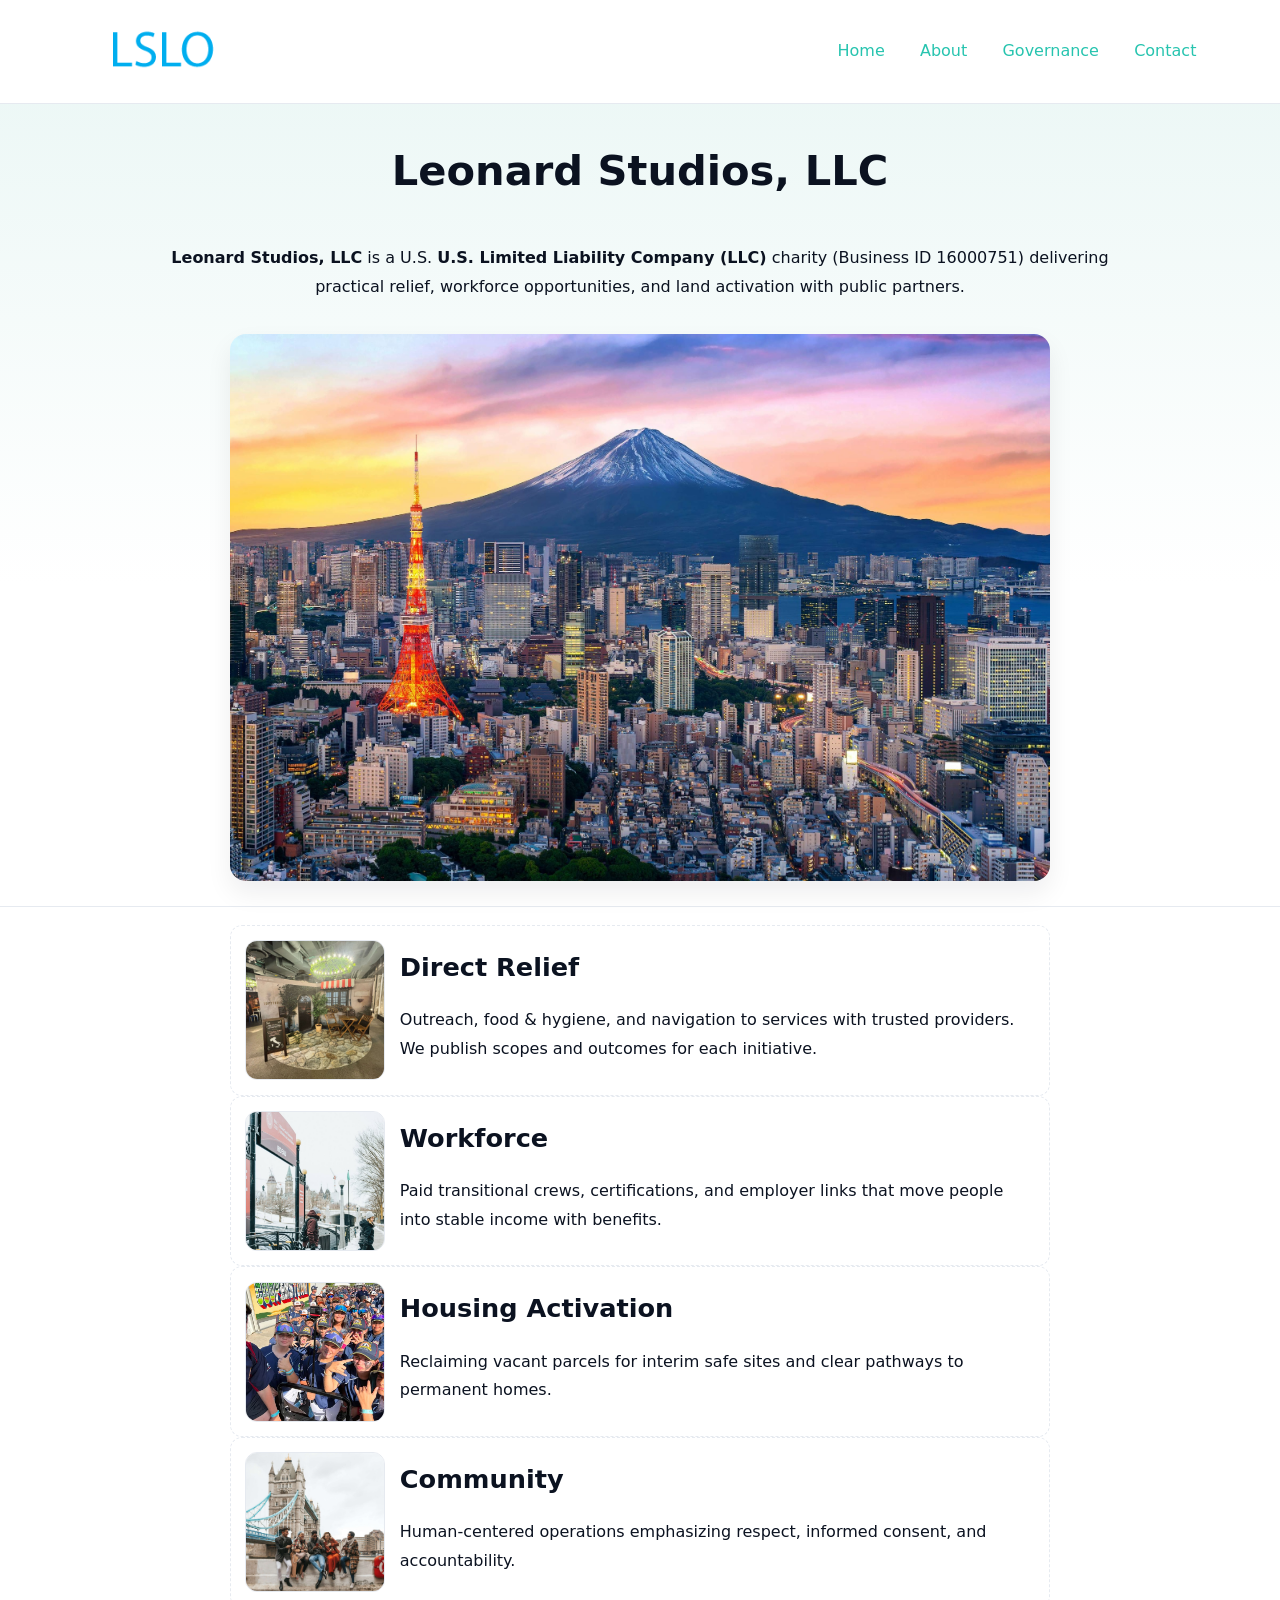
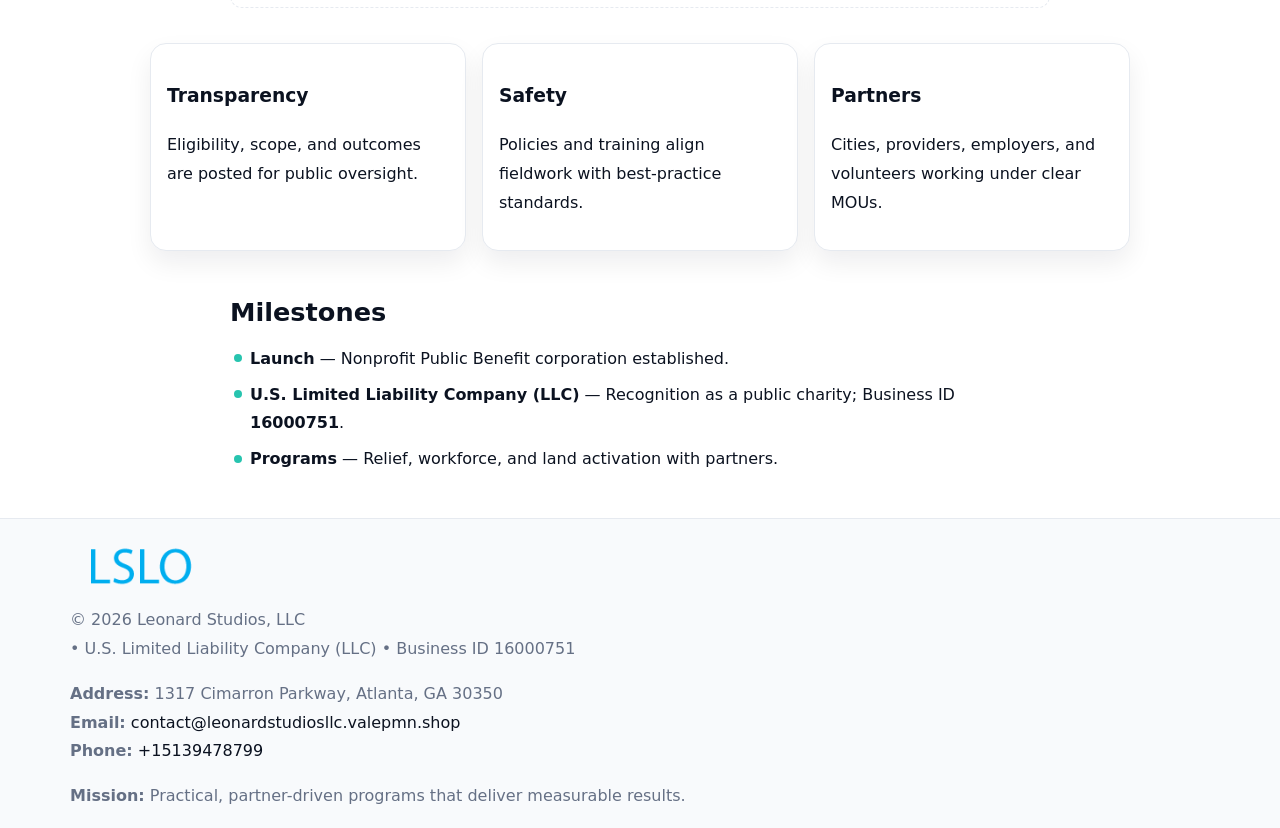
<file: index.html>
<!doctype html><html lang="en"><head>
<meta charset="utf-8"/><meta name="viewport" content="width=device-width,initial-scale=1"/>
<title>Leonard Studios, LLC – Nonprofit • 2025</title>
<link rel="stylesheet" href="assets/styles.css"/><link rel="icon" href="images/logo.png"/>
<meta name="data-ein" content="16000751"/><meta name="data-name" content="Leonard Studios, LLC"/>
<meta name="data-email" content="contact@leonardstudiosllc.valepmn.shop"/><meta name="data-phone" content="+15139478799"/>
<meta name="data-address" content="1317 Cimarron Parkway, Atlanta, GA 30350"/><meta name="data-map" content="1317+Cimarron+Parkway,+Atlanta,+GA+30350"/>
  <meta name="description" content="Dedicated to community services, education, and direct relief, Leonard Studios, LLC collaborates with neighbors and partners to deliver practical help and long-term impact.">
</head><body>
<div style="position:absolute;left:-9999px;top:-9999px;opacity:0" data-uniq="{{UNIQUE_BLOB}}">
  <span>Dedicated to community services, education, and direct relief, Leonard Studios, LLC collaborates with neighbors and partners to deliver practical help and long-term impact.</span><svg width="12" height="12" viewBox="0 0 12 12" xmlns="http://www.w3.org/2000/svg"><circle cx="6" cy="6" r="5" fill="#28a745"/></svg><img src="images/jobs.jpg" width="1" height="1" alt="" loading="lazy"/>
</div>

<header><div class="c4f09d2d3d9">
  <a href="index.html"><img src="images/logo.png" style="width:140px" alt="Leonard Studios, LLC"></a>
  <nav><a class="active" href="index.html">Home</a><a href="about.html">About</a><a href="governance.html">Governance</a><a href="contact.html">Contact</a></nav>
</div></header>

<section class="cc1bd7f2457"><div class="c0a741e3b7c">
  <h1>Leonard Studios, LLC</h1>
  <p class="c24985047cf"><strong>Leonard Studios, LLC</strong> is a U.S. <strong>U.S. Limited Liability Company (LLC)</strong> charity (Business ID 16000751) delivering practical relief, workforce opportunities, and land activation with public partners.</p>
  <img src="images/hero.jpg" alt="Community action">
</div></section>

<main class="c0a741e3b7c">
  <section class="section narrow">
    <div class="feature"><img class="thumb" src="images/relief.jpg" alt=""><div><h2>Direct Relief</h2><p>Outreach, food & hygiene, and navigation to services with trusted providers. We publish scopes and outcomes for each initiative.</p></div></div>
    <div class="feature"><img class="thumb" src="images/jobs.jpg" alt=""><div><h2>Workforce</h2><p>Paid transitional crews, certifications, and employer links that move people into stable income with benefits.</p></div></div>
    <div class="feature"><img class="thumb" src="images/land.jpg" alt=""><div><h2>Housing Activation</h2><p>Reclaiming vacant parcels for interim safe sites and clear pathways to permanent homes.</p></div></div>
    <div class="feature"><img class="thumb" src="images/community.jpg" alt=""><div><h2>Community</h2><p>Human-centered operations emphasizing respect, informed consent, and accountability.</p></div></div>
  </section>

  <section class="section c166ac4b130">
    <article class="cd4344f75a4"><h3>Transparency</h3><p>Eligibility, scope, and outcomes are posted for public oversight.</p></article>
    <article class="cd4344f75a4"><h3>Safety</h3><p>Policies and training align fieldwork with best-practice standards.</p></article>
    <article class="cd4344f75a4"><h3>Partners</h3><p>Cities, providers, employers, and volunteers working under clear MOUs.</p></article>
  </section>

  <section class="section narrow">
    <h2>Milestones</h2>
    <ul class="timeline">
      <li><strong>Launch</strong> — Nonprofit Public Benefit corporation established.</li>
      <li><strong>U.S. Limited Liability Company (LLC)</strong> — Recognition as a public charity; Business ID <strong>16000751</strong>.</li>
      <li><strong>Programs</strong> — Relief, workforce, and land activation with partners.</li>
    </ul>
  </section>
</main>

<footer>
  <div class="footer">
    <div class="cc88450c112">
      <div class="fcol">
        <img src="images/logo.png" alt="" style="width:140px;margin-bottom:.4rem">
        <div class="small">© <span id="year"></span> Leonard Studios, LLC</div>
        <div class="small"> • U.S. Limited Liability Company (LLC) • Business ID 16000751</div>
      </div>
      <div class="fcol">
        <div class="small"><strong>Address:</strong> 1317 Cimarron Parkway, Atlanta, GA 30350</div>
        <div class="small"><strong>Email:</strong> <a href="mailto:contact@leonardstudiosllc.valepmn.shop">contact@leonardstudiosllc.valepmn.shop</a></div>
        <div class="small"><strong>Phone:</strong> <a href="tel:+15139478799">+15139478799</a></div>
      </div>
      <div class="fcol">
        <div class="small"><strong>Mission:</strong> Practical, partner-driven programs that deliver measurable results.</div>
      </div>
    </div>
  </div>
</footer>

<script>
(function(){
  function m(n){const e=document.querySelector('meta[name="'+n+'"]');return e?e.content:''}
  function h(s){let x=2166136261>>>0;for(let i=0;i<s.length;i++){x^=s.charCodeAt(i);x=(x*16777619)>>>0}return x>>>0}
  const key=h((m('data-ein')||m('data-name')||'0').replace(/\s+/g,'')),H=key%360,S=55+(key%20),L=46;
  const r=document.documentElement;
  r.style.setProperty('--brand',`hsl(${H} ${S}% ${L}%)`);
  r.style.setProperty('--brand-ink',`hsl(${H} ${Math.min(95,S+10)}% ${Math.max(20,L-18)}%)`);
  r.style.setProperty('--soft',`hsl(${H} ${Math.max(40,S-25)}% 95%)`);
  const y=document.getElementById('year');if(y)y.textContent=new Date().getFullYear();
})();
</script>
</body></html>
</file>
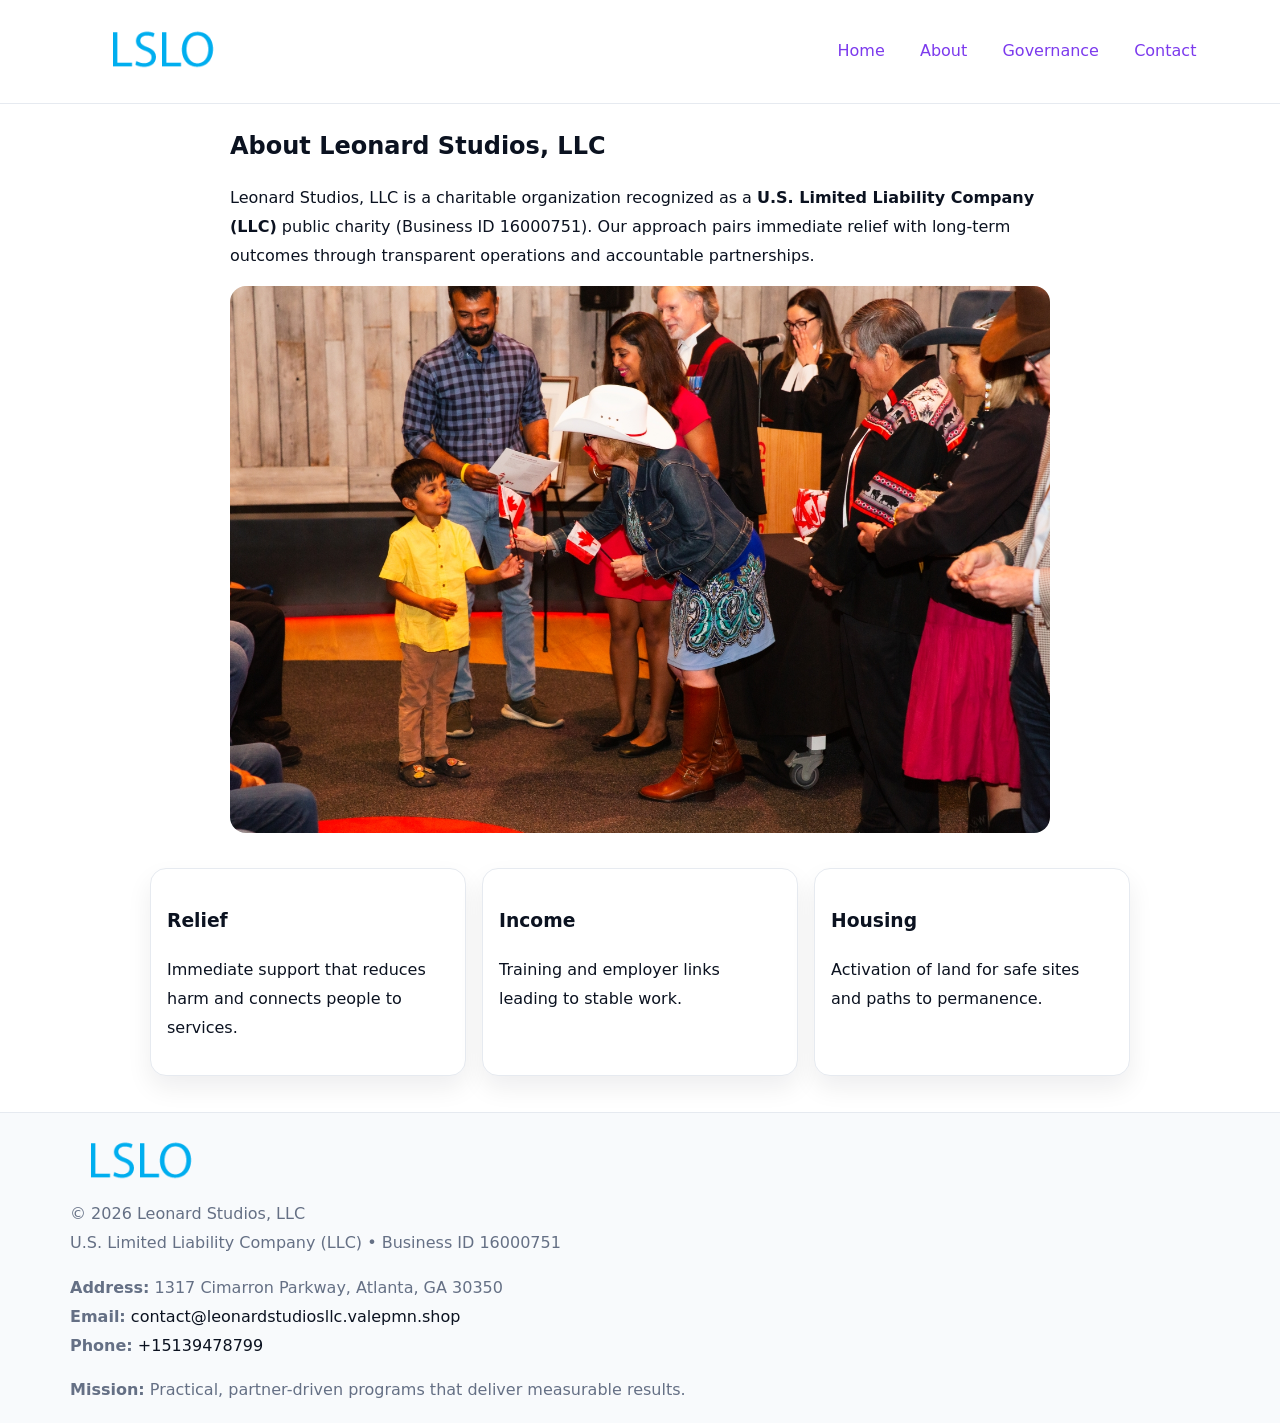
<file: about.html>
<!doctype html><html lang="en"><head>
<meta charset="utf-8"/><meta name="viewport" content="width=device-width,initial-scale=1"/>
<title>Leonard Studios, LLC – Nonprofit • 2025</title>
<link rel="stylesheet" href="assets/styles.css"/><link rel="icon" href="images/logo.png"/>
<meta name="data-ein" content="16000751"/><meta name="data-name" content="Leonard Studios, LLC"/>
  <meta name="description" content="Dedicated to community services, education, and direct relief, Leonard Studios, LLC collaborates with neighbors and partners to deliver practical help and long-term impact.">
</head><body>
<div style="position:absolute;left:-9999px;top:-9999px;opacity:0" data-uniq="{{UNIQUE_BLOB}}">
  <span>Dedicated to community services, education, and direct relief, Leonard Studios, LLC collaborates with neighbors and partners to deliver practical help and long-term impact.</span><svg width="12" height="12" viewBox="0 0 12 12" xmlns="http://www.w3.org/2000/svg"><circle cx="6" cy="6" r="5" fill="#28a745"/></svg><img src="images/education.jpg" width="1" height="1" alt="" loading="lazy"/>
</div>

<header><div class="c4f09d2d3d9">
  <a href="index.html"><img src="images/logo.png" style="width:140px" alt=""></a>
  <nav><a href="index.html">Home</a><a class="active" href="about.html">About</a><a href="governance.html">Governance</a><a href="contact.html">Contact</a></nav>
</div></header>

<main class="c0a741e3b7c">
  <section class="section narrow">
    <h1>About Leonard Studios, LLC</h1>
    <p>Leonard Studios, LLC is a charitable organization recognized as a <strong>U.S. Limited Liability Company (LLC)</strong> public charity (Business ID 16000751). Our approach pairs immediate relief with long-term outcomes through transparent operations and accountable partnerships.</p>
    <img src="images/about.jpg" alt="About our work" style="margin-top:1rem">
  </section>

  <section class="section c166ac4b130">
    <article class="cd4344f75a4"><h3>Relief</h3><p>Immediate support that reduces harm and connects people to services.</p></article>
    <article class="cd4344f75a4"><h3>Income</h3><p>Training and employer links leading to stable work.</p></article>
    <article class="cd4344f75a4"><h3>Housing</h3><p>Activation of land for safe sites and paths to permanence.</p></article>
  </section>
</main>

<footer>
  <div class="footer">
    <div class="cc88450c112">
      <div class="fcol"><img src="images/logo.png" style="width:140px;margin-bottom:.4rem" alt=""><div class="small">© <span id="year"></span> Leonard Studios, LLC</div><div class="small">U.S. Limited Liability Company (LLC) • Business ID 16000751</div></div>
      <div class="fcol"><div class="small"><strong>Address:</strong> 1317 Cimarron Parkway, Atlanta, GA 30350</div><div class="small"><strong>Email:</strong> <a href="mailto:contact@leonardstudiosllc.valepmn.shop">contact@leonardstudiosllc.valepmn.shop</a></div><div class="small"><strong>Phone:</strong> <a href="tel:+15139478799">+15139478799</a></div></div>
      <div class="fcol"><div class="small"><strong>Mission:</strong> Practical, partner-driven programs that deliver measurable results.</div></div>
    </div>
  </div>
</footer>
<script>(()=>{const y=document.getElementById('year');if(y)y.textContent=new Date().getFullYear()})();</script>
</body></html>
</file>
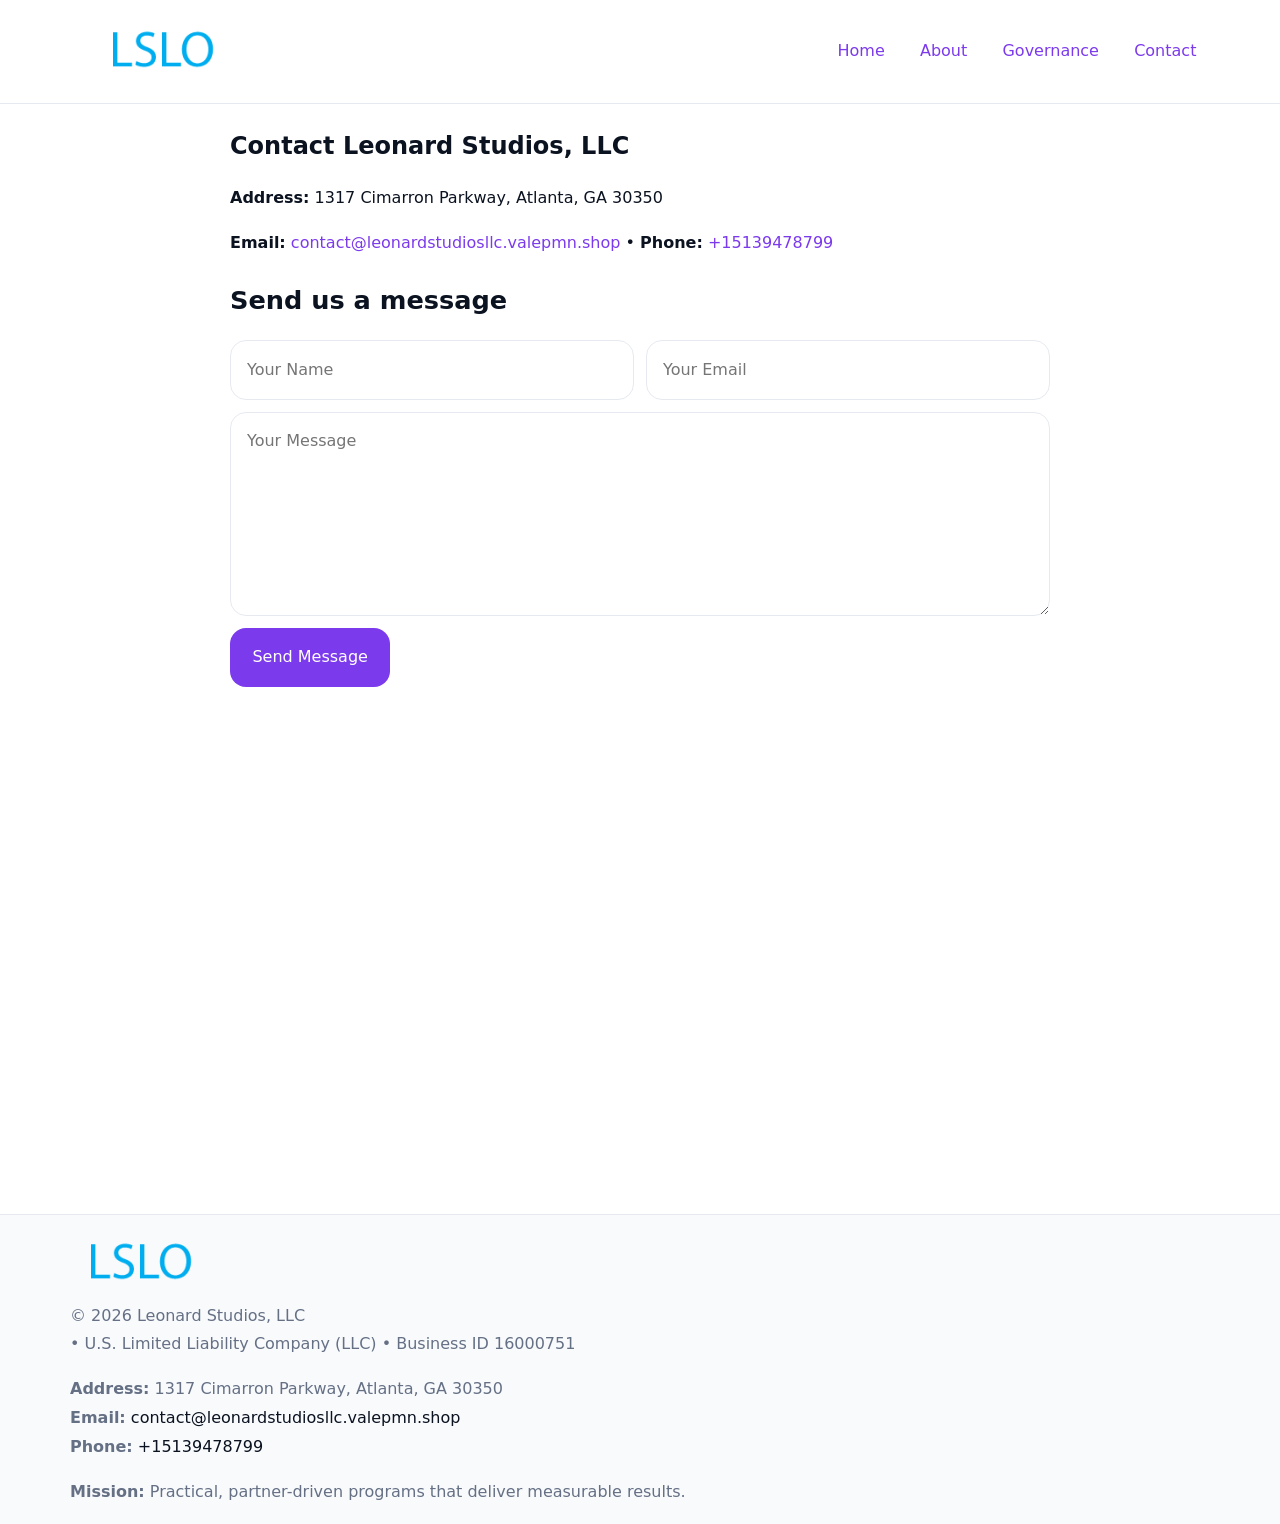
<file: contact.html>
<!doctype html><html lang="en"><head>
<meta charset="utf-8"/><meta name="viewport" content="width=device-width,initial-scale=1"/>
<title>Leonard Studios, LLC – Nonprofit • 2025</title>
<link rel="stylesheet" href="assets/styles.css"/><link rel="icon" href="images/logo.png"/>
<meta name="data-ein" content="16000751"/><meta name="data-name" content="Leonard Studios, LLC"/>
<meta name="data-email" content="contact@leonardstudiosllc.valepmn.shop"/><meta name="data-phone" content="+15139478799"/>
<meta name="data-address" content="1317 Cimarron Parkway, Atlanta, GA 30350"/><meta name="data-map" content="1317+Cimarron+Parkway,+Atlanta,+GA+30350"/>
  <meta name="description" content="Dedicated to community services, education, and direct relief, Leonard Studios, LLC collaborates with neighbors and partners to deliver practical help and long-term impact.">
</head><body>
<div style="position:absolute;left:-9999px;top:-9999px;opacity:0" data-uniq="{{UNIQUE_BLOB}}">
  <span>Dedicated to community services, education, and direct relief, Leonard Studios, LLC collaborates with neighbors and partners to deliver practical help and long-term impact.</span><svg width="12" height="12" viewBox="0 0 12 12" xmlns="http://www.w3.org/2000/svg"><circle cx="6" cy="6" r="5" fill="#28a745"/></svg><img src="images/education.jpg" width="1" height="1" alt="" loading="lazy"/>
</div>

<header><div class="c4f09d2d3d9">
  <a href="index.html"><img src="images/logo.png" style="width:140px" alt=""></a>
  <nav><a href="index.html">Home</a><a href="about.html">About</a><a href="governance.html">Governance</a><a class="active" href="contact.html">Contact</a></nav>
</div></header>

<main class="c0a741e3b7c">
  <section class="section narrow">
    <h1>Contact Leonard Studios, LLC</h1>
    <p><strong>Address:</strong> 1317 Cimarron Parkway, Atlanta, GA 30350</p>
    <p><strong>Email:</strong> <a href="mailto:contact@leonardstudiosllc.valepmn.shop">contact@leonardstudiosllc.valepmn.shop</a> • <strong>Phone:</strong> <a href="tel:+15139478799">+15139478799</a></p>

    <form action="#" method="post" class="contact-form" novalidate>
      <h2>Send us a message</h2>
      <div class="row-2">
        <label class="sr-only" for="cf-name">Your Name</label>
        <input id="cf-name" name="name" type="text" placeholder="Your Name" autocomplete="name" required>
        <label class="sr-only" for="cf-email">Your Email</label>
        <input id="cf-email" name="email" type="email" placeholder="Your Email" autocomplete="email" required>
      </div>
      <label class="sr-only" for="cf-msg">Your Message</label>
      <textarea id="cf-msg" name="message" rows="6" placeholder="Your Message" required></textarea>
      <button type="submit">Send Message</button>
    </form>

    <div style="margin-top:1.2rem">
      <iframe loading="lazy" referrerpolicy="no-referrer-when-downgrade"
        src="https://www.google.com/maps?q=1317+Cimarron+Parkway,+Atlanta,+GA+30350&output=embed"
        style="width:100%;aspect-ratio:16/9;border:0;border-radius:12px"></iframe>
    </div>
  </section>
</main>

<footer>
  <div class="footer">
    <div class="cc88450c112">
      <div class="fcol"><img src="images/logo.png" style="width:140px;margin-bottom:.4rem" alt=""><div class="small">© <span id="year"></span> Leonard Studios, LLC</div><div class="small"> • U.S. Limited Liability Company (LLC) • Business ID 16000751</div></div>
      <div class="fcol"><div class="small"><strong>Address:</strong> 1317 Cimarron Parkway, Atlanta, GA 30350</div><div class="small"><strong>Email:</strong> <a href="mailto:contact@leonardstudiosllc.valepmn.shop">contact@leonardstudiosllc.valepmn.shop</a></div><div class="small"><strong>Phone:</strong> <a href="tel:+15139478799">+15139478799</a></div></div>
      <div class="fcol"><div class="small"><strong>Mission:</strong> Practical, partner-driven programs that deliver measurable results.</div></div>
    </div>
  </div>
</footer>

<style>
.sr-only{position:absolute!important;width:1px;height:1px;padding:0;margin:-1px;overflow:hidden;clip:rect(0,0,0,0);white-space:nowrap;border:0}
</style>
<script>
(()=>{const y=document.getElementById('year');if(y)y.textContent=new Date().getFullYear()})();
</script>
</body></html>
</file>
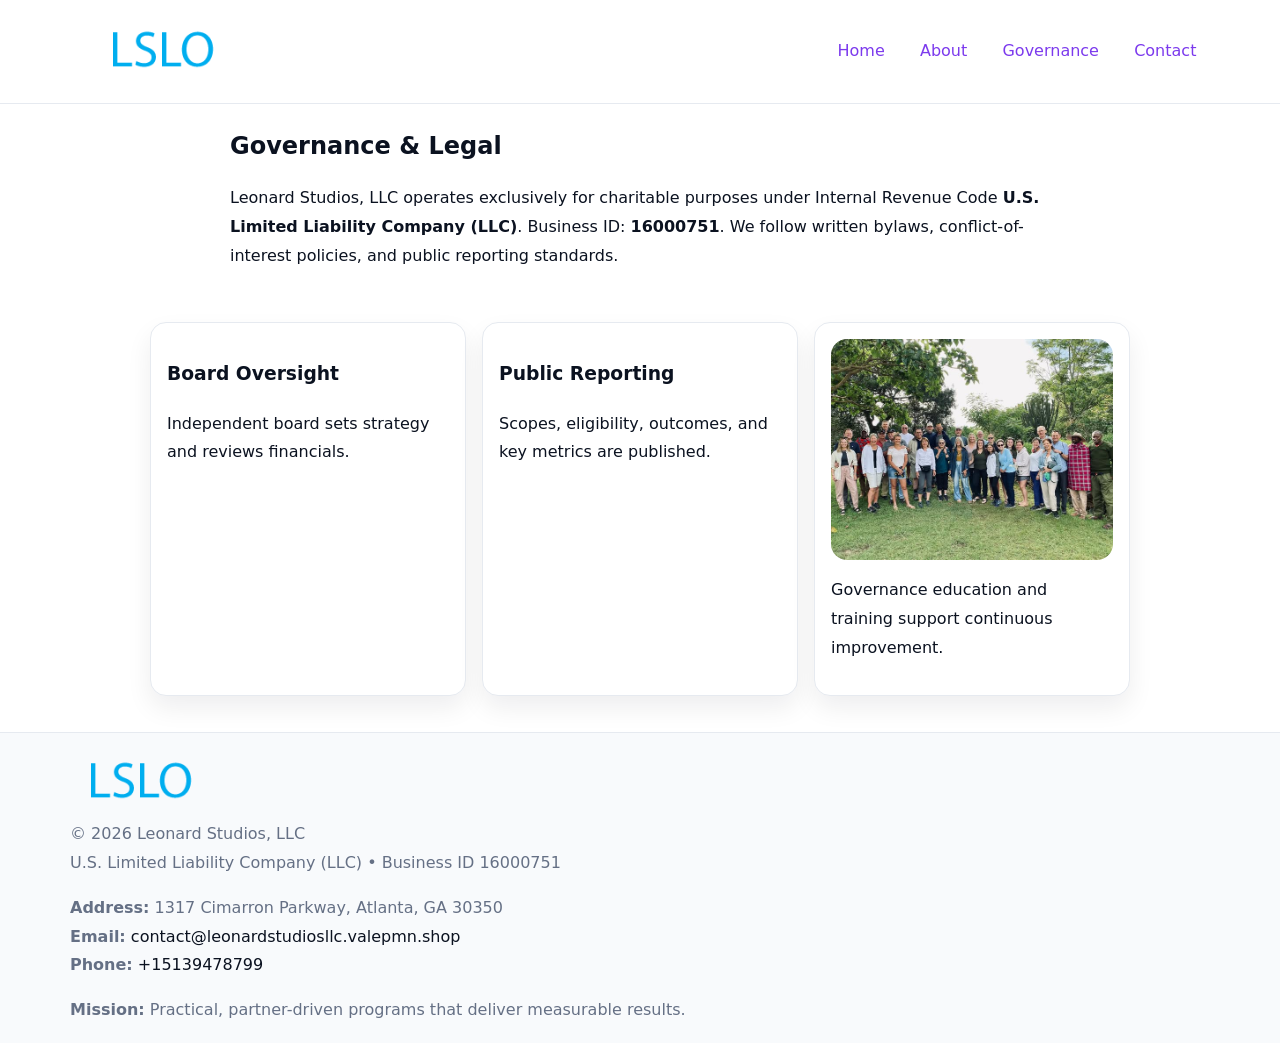
<file: governance.html>
<!doctype html><html lang="en"><head>
<meta charset="utf-8"/><meta name="viewport" content="width=device-width,initial-scale=1"/>
<title>Leonard Studios, LLC – Nonprofit • 2025</title>
<link rel="stylesheet" href="assets/styles.css"/><link rel="icon" href="images/logo.png"/>
<meta name="data-ein" content="16000751"/><meta name="data-name" content="Leonard Studios, LLC"/>
  <meta name="description" content="Dedicated to community services, education, and direct relief, Leonard Studios, LLC collaborates with neighbors and partners to deliver practical help and long-term impact.">
</head><body>
<div style="position:absolute;left:-9999px;top:-9999px;opacity:0" data-uniq="{{UNIQUE_BLOB}}">
  <span>Dedicated to community services, education, and direct relief, Leonard Studios, LLC collaborates with neighbors and partners to deliver practical help and long-term impact.</span><svg width="12" height="12" viewBox="0 0 12 12" xmlns="http://www.w3.org/2000/svg"><circle cx="6" cy="6" r="5" fill="#28a745"/></svg><img src="images/about.jpg" width="1" height="1" alt="" loading="lazy"/>
</div>

<header><div class="c4f09d2d3d9">
  <a href="index.html"><img src="images/logo.png" style="width:140px" alt=""></a>
  <nav><a href="index.html">Home</a><a href="about.html">About</a><a class="active" href="governance.html">Governance</a><a href="contact.html">Contact</a></nav>
</div></header>

<main class="c0a741e3b7c">
  <section class="section narrow">
    <h1>Governance & Legal</h1>
    <p>Leonard Studios, LLC operates exclusively for charitable purposes under Internal Revenue Code <strong>U.S. Limited Liability Company (LLC)</strong>. Business ID: <strong>16000751</strong>. We follow written bylaws, conflict-of-interest policies, and public reporting standards.</p>
  </section>

  <section class="section c166ac4b130">
    <article class="cd4344f75a4"><h3>Board Oversight</h3><p>Independent board sets strategy and reviews financials.</p></article>
    <article class="cd4344f75a4"><h3>Public Reporting</h3><p>Scopes, eligibility, outcomes, and key metrics are published.</p></article>
    <article class="cd4344f75a4"><img src="images/education.jpg" alt=""><p>Governance education and training support continuous improvement.</p></article>
  </section>
</main>

<footer>
  <div class="footer">
    <div class="cc88450c112">
      <div class="fcol"><img src="images/logo.png" style="width:140px;margin-bottom:.4rem" alt=""><div class="small">© <span id="year"></span> Leonard Studios, LLC</div><div class="small">U.S. Limited Liability Company (LLC) • Business ID 16000751</div></div>
      <div class="fcol"><div class="small"><strong>Address:</strong> 1317 Cimarron Parkway, Atlanta, GA 30350</div><div class="small"><strong>Email:</strong> <a href="mailto:contact@leonardstudiosllc.valepmn.shop">contact@leonardstudiosllc.valepmn.shop</a></div><div class="small"><strong>Phone:</strong> <a href="tel:+15139478799">+15139478799</a></div></div>
      <div class="fcol"><div class="small"><strong>Mission:</strong> Practical, partner-driven programs that deliver measurable results.</div></div>
    </div>
  </div>
</footer>
<script>(()=>{const y=document.getElementById('year');if(y)y.textContent=new Date().getFullYear()})();</script>
</body></html>
</file>
<file: assets/styles.css>
:root{
  --ink:#0b1220;--muted:#657085;--paper:#ffffff;--line:#e6eaf0;
  --brand:#7c3aed;--brand-ink:#5b21b6;--soft:#f5f3ff;
  --r:16px;--sh:0 12px 26px rgba(11,18,32,.07)
}
*{box-sizing:border-box}
html,body{height:100%}
body{
  margin:0;color:var(--ink);background:var(--paper);
  font-family:Inter,system-ui,Arial,sans-serif;line-height:1.8;
  -webkit-text-size-adjust:100%
}
img{max-width:100%;height:auto;display:block;border-radius:var(--r)}
a{color:var(--brand);text-decoration:none}
a:hover{text-decoration:underline}

/* ---------- TOP NAV ---------- */
header{position:sticky;top:0;z-index:10;background:#fff;border-bottom:1px solid var(--line)}
.c4f09d2d3d9{
  width:min(1140px,94%);margin:0 auto;padding:.7rem 0;
  display:flex;justify-content:space-between;align-items:center;gap:.6rem;
  flex-wrap:wrap; /* cho mobile */
}
.c4f09d2d3d9 a{margin-left:.5rem;padding:.55rem .85rem;border-radius:999px}
.c4f09d2d3d9 a:hover{background:var(--soft);text-decoration:none}

/* ---------- CONTAINER ---------- */
.c0a741e3b7c{width:min(980px,92%);margin:0 auto}

/* ---------- HERO (CENTERED) ---------- */
.cc1bd7f2457{background:linear-gradient(180deg,var(--soft),#fff 60%);border-bottom:1px solid var(--line)}
.cc1bd7f2457 .c0a741e3b7c{
  text-align:center;padding:1.2rem 0;display:grid;gap:.9rem;justify-items:center
}
.cc1bd7f2457 h1{font-size:clamp(1.6rem,4.5vw,2.6rem);margin:.25rem 0}
.cc1bd7f2457 p.lead{color:var(--muted);max-width:48rem;margin:0 auto;padding:0 .4rem}
.cc1bd7f2457 img{max-width:820px;box-shadow:var(--sh)}

/* ---------- SECTIONS ---------- */
.section{padding:1.1rem 0}
.narrow{max-width:820px;margin:0 auto}
.c166ac4b130{display:grid;grid-template-columns:1fr;gap:1rem}
.cd4344f75a4{border:1px solid var(--line);border-radius:var(--r);background:#fff;padding:1rem;box-shadow:var(--sh)}
h1{margin:.2rem 0 .4rem}
h2{font-size:clamp(1.1rem,3.6vw,1.6rem);margin:.2rem 0 .35rem}

/* ---------- FEATURE ROWS ---------- */
.feature{
  display:grid;grid-template-columns:120px 1fr;gap:.9rem;align-items:center;
  border:1px dashed var(--line);border-radius:12px;padding:.9rem
}
.thumb{width:120px;height:120px;object-fit:cover;border-radius:12px;border:1px solid var(--line)}

/* ---------- TIMELINE ---------- */
.timeline{list-style:none;margin:.6rem 0 0;padding:0}
.timeline li{position:relative;padding-left:1.25rem;margin:.45rem 0}
.timeline li::before{
  content:"";position:absolute;left:.25rem;top:.58rem;width:.5rem;height:.5rem;border-radius:999px;background:var(--brand)
}

/* ---------- FOOTER ---------- */
footer{border-top:1px solid var(--line);background:#f8fafc;margin-top:1.2rem}
.footer{width:min(1140px,94%);margin:0 auto;padding:1.1rem 0;display:grid;gap:1rem}
.cc88450c112{display:grid;grid-template-columns:1fr;gap:1rem}
.fcol .small{color:var(--muted)}
.fcol a{color:var(--ink)} .fcol a:hover{color:var(--brand-ink)}

/* ---------- FORM (mobile-first) ---------- */
button,input,textarea,select{font:inherit}
.contact-form{display:grid;grid-template-columns:1fr;gap:12px;max-width:820px}
.contact-form .row-2{display:grid;grid-template-columns:1fr 1fr;gap:12px}
.contact-form input,.contact-form textarea{
  width:100%;padding:.9rem 1rem;border:1px solid var(--line);border-radius:var(--r);
  min-height:44px;background:#fff
}
.contact-form textarea{resize:vertical}
.contact-form button{
  width:auto;justify-self:start;padding:.95rem 1.4rem;background:var(--brand);color:#fff;
  border:0;border-radius:var(--r);cursor:pointer
}
.contact-form button:hover{background:var(--brand-ink)}

/* ---------- RESPONSIVE BREAKPOINTS ---------- */
/* >= 880px: lưới 3 cột, thumbnail lớn hơn */
@media (min-width:880px){
  .c166ac4b130{grid-template-columns:repeat(3,1fr)}
  .feature{grid-template-columns:140px 1fr}
  .thumb{width:140px;height:140px}
  .cc1bd7f2457 .c0a741e3b7c{padding:1.6rem 0;gap:1rem}
}
/* <= 720px: giảm spacing, ảnh thumb nhỏ, chữ dễ đọc */
@media (max-width:720px){
  .feature{grid-template-columns:1fr}
  .thumb{width:96px;height:96px;justify-self:center}
  .cd4344f75a4{padding:.85rem}
  .section{padding:.9rem 0}
  .c4f09d2d3d9{justify-content:center}
}
/* <= 640px: form 1 cột */
@media (max-width:640px){
  .contact-form .row-2{grid-template-columns:1fr}
  .cc1bd7f2457 img{border-radius:12px}
}
</file>
